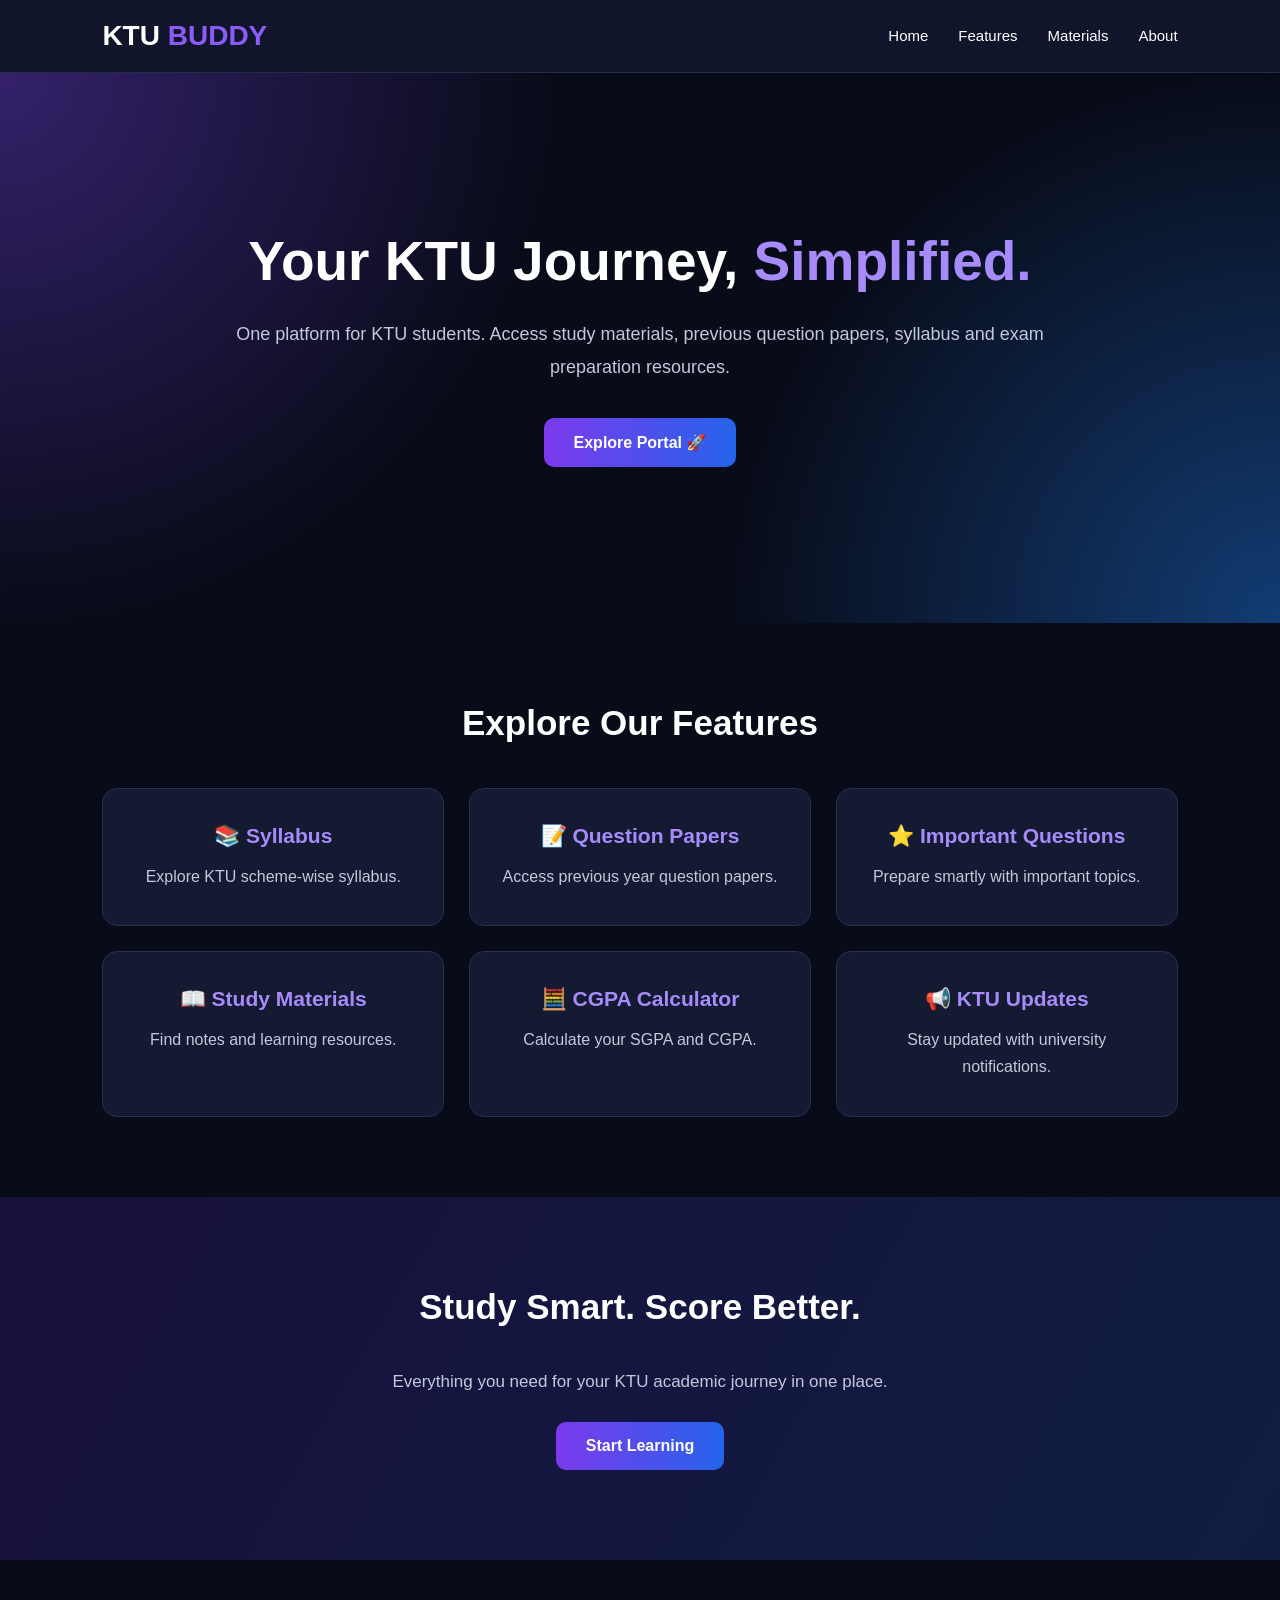
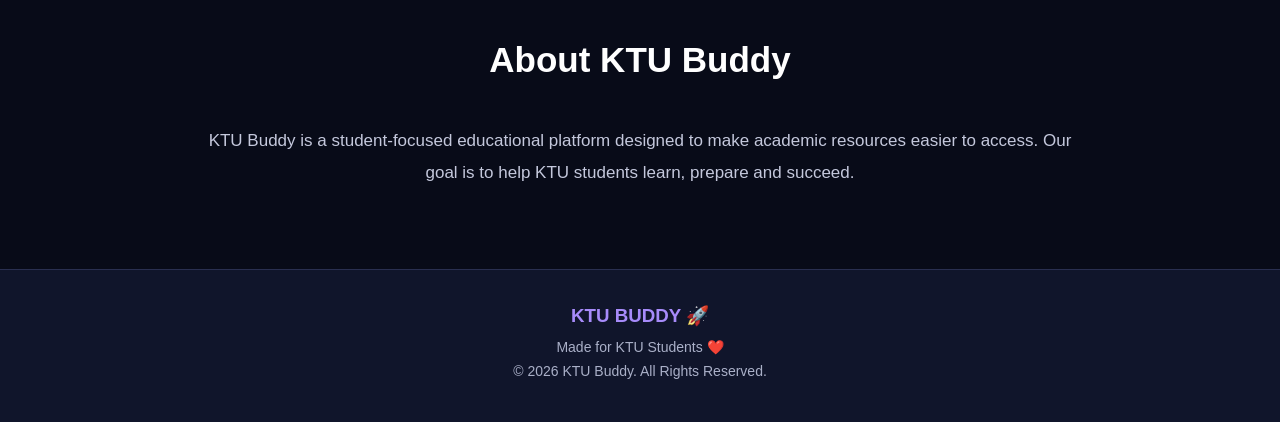
<file: index.html>
<!DOCTYPE html>
<html lang="en">
<head>
    <meta charset="UTF-8">
    <meta name="viewport" content="width=device-width, initial-scale=1.0">

    <title>KTU Buddy | Student Portal</title>

    <link rel="stylesheet" href="style.css">
</head>

<body>

    <!-- NAVBAR -->
    <header>
        <nav class="navbar">
            <h2 class="logo">KTU <span>BUDDY</span></h2>

            <ul>
                <li><a href="#home">Home</a></li>
                <li><a href="#features">Features</a></li>
                <li><a href="#materials">Materials</a></li>
                <li><a href="#about">About</a></li>
            </ul>
        </nav>
    </header>

    <!-- HERO SECTION -->
    <section class="hero" id="home">

        <div class="hero-content">

            <h1>Your KTU Journey, <span>Simplified.</span></h1>

            <p>
                One platform for KTU students.
                Access study materials, previous question papers,
                syllabus and exam preparation resources.
            </p>

            <a href="#features" class="btn">Explore Portal 🚀</a>

        </div>

    </section>

    <!-- FEATURES -->
    <section class="features" id="features">

        <h2>Explore Our Features</h2>

        <div class="feature-container">

            <div class="card">
                <h3>📚 Syllabus</h3>
                <p>Explore KTU scheme-wise syllabus.</p>
            </div>

            <div class="card">
                <h3>📝 Question Papers</h3>
                <p>Access previous year question papers.</p>
            </div>

            <div class="card">
                <h3>⭐ Important Questions</h3>
                <p>Prepare smartly with important topics.</p>
            </div>

            <div class="card">
                <h3>📖 Study Materials</h3>
                <p>Find notes and learning resources.</p>
            </div>

            <div class="card">
                <h3>🧮 CGPA Calculator</h3>
                <p>Calculate your SGPA and CGPA.</p>
            </div>

            <div class="card">
                <h3>📢 KTU Updates</h3>
                <p>Stay updated with university notifications.</p>
            </div>

        </div>

    </section>

    <!-- MATERIALS -->
    <section class="materials" id="materials">

        <h2>Study Smart. Score Better.</h2>

        <p>
            Everything you need for your KTU academic journey
            in one place.
        </p>

        <a href="#features" class="btn">Start Learning</a>

    </section>

    <!-- ABOUT -->
    <section class="about" id="about">

        <h2>About KTU Buddy</h2>

        <p>
            KTU Buddy is a student-focused educational platform
            designed to make academic resources easier to access.
            Our goal is to help KTU students learn, prepare and succeed.
        </p>

    </section>

    <!-- FOOTER -->
    <footer>
        <h3>KTU BUDDY 🚀</h3>
        <p>Made for KTU Students ❤️</p>
        <p>© 2026 KTU Buddy. All Rights Reserved.</p>
    </footer>

    <script src="script.js"></script>

</body>
</html>
</file>
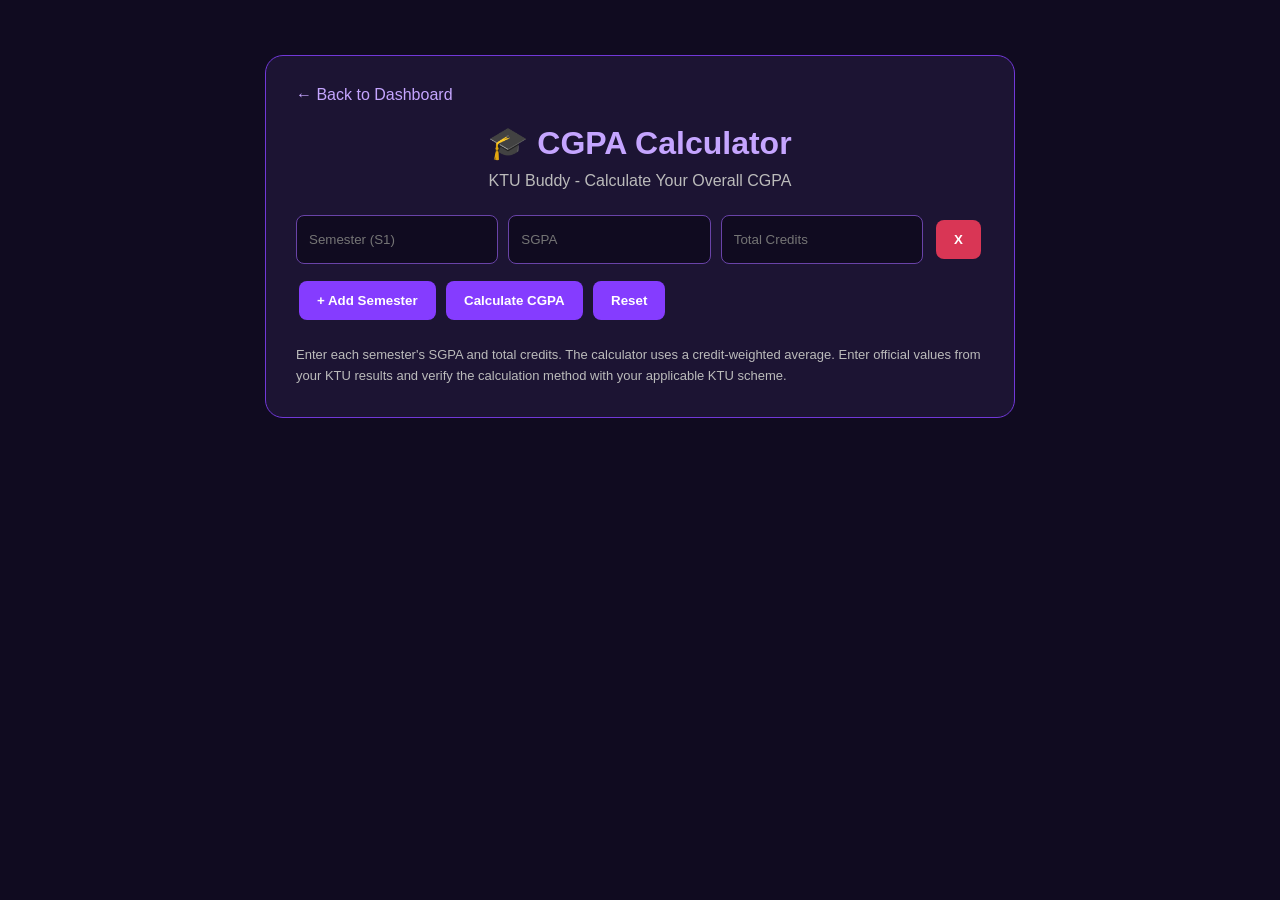
<file: cgpa.html>
<!DOCTYPE html>
<html lang="en">
<head>
<meta charset="UTF-8">
<meta name="viewport" content="width=device-width, initial-scale=1.0">
<title>KTU Buddy | CGPA Calculator</title>

<style>
* {
    margin: 0;
    padding: 0;
    box-sizing: border-box;
}

body {
    font-family: Arial, sans-serif;
    background: #100b20;
    color: white;
    padding: 25px;
}

.container {
    max-width: 750px;
    margin: 30px auto;
    background: #1c1433;
    padding: 30px;
    border-radius: 18px;
    border: 1px solid #7138d8;
}

h1 {
    text-align: center;
    color: #c5a5ff;
    margin-bottom: 10px;
}

.subtitle {
    text-align: center;
    color: #bbb;
    margin-bottom: 25px;
}

.semester {
    display: grid;
    grid-template-columns: 1fr 1fr 1fr auto;
    gap: 10px;
    margin-bottom: 12px;
}

input {
    width: 100%;
    padding: 12px;
    border-radius: 8px;
    border: 1px solid #6943a8;
    background: #100b20;
    color: white;
}

button {
    padding: 12px 18px;
    border: none;
    border-radius: 8px;
    background: #853cff;
    color: white;
    cursor: pointer;
    font-weight: bold;
    margin: 5px 3px;
}

button:hover {
    background: #a46aff;
}

.remove {
    background: #d93655;
}

.result {
    display: none;
    text-align: center;
    margin-top: 25px;
    padding: 25px;
    background: #302052;
    border-radius: 12px;
}

.result h2 {
    color: #c5a5ff;
    font-size: 32px;
    margin-top: 10px;
}

.note {
    color: #bbb;
    font-size: 13px;
    margin-top: 20px;
    line-height: 1.6;
}

.back {
    display: inline-block;
    color: #c5a5ff;
    text-decoration: none;
    margin-bottom: 20px;
}

@media(max-width:600px) {
    .semester {
        grid-template-columns: 1fr 1fr;
    }
}
</style>
</head>

<body>

<div class="container">

<a href="dashboard.html" class="back">← Back to Dashboard</a>

<h1>🎓 CGPA Calculator</h1>
<p class="subtitle">KTU Buddy - Calculate Your Overall CGPA</p>

<div id="semesters">

<div class="semester">
<input type="text" placeholder="Semester (S1)">
<input type="number" class="sgpa" placeholder="SGPA" min="0" max="10" step="0.01">
<input type="number" class="credit" placeholder="Total Credits" min="0.5" step="0.5">
<button class="remove" onclick="removeSemester(this)">X</button>
</div>

</div>

<button onclick="addSemester()">+ Add Semester</button>
<button onclick="calculateCGPA()">Calculate CGPA</button>
<button onclick="resetCalculator()">Reset</button>

<div class="result" id="result">
<p>Your Overall CGPA</p>
<h2 id="cgpaValue">0.00</h2>
<p id="details"></p>
</div>

<p class="note">
Enter each semester's SGPA and total credits. The calculator
uses a credit-weighted average. Enter official values from
your KTU results and verify the calculation method with
your applicable KTU scheme.
</p>

</div>

<script>

function addSemester() {

    const semesters = document.getElementById("semesters");

    const div = document.createElement("div");
    div.className = "semester";

    div.innerHTML = `
        <input type="text" placeholder="Semester">
        <input type="number" class="sgpa" placeholder="SGPA"
               min="0" max="10" step="0.01">
        <input type="number" class="credit" placeholder="Total Credits"
               min="0.5" step="0.5">
        <button class="remove" onclick="removeSemester(this)">X</button>
    `;

    semesters.appendChild(div);
}

function removeSemester(button) {

    const rows = document.querySelectorAll(".semester");

    if (rows.length > 1) {
        button.parentElement.remove();
    } else {
        alert("At least one semester is required!");
    }
}

function calculateCGPA() {

    const sgpas = document.querySelectorAll(".sgpa");
    const credits = document.querySelectorAll(".credit");

    let totalCredits = 0;
    let totalPoints = 0;

    for (let i = 0; i < sgpas.length; i++) {

        const sgpa = parseFloat(sgpas[i].value);
        const credit = parseFloat(credits[i].value);

        if (
            !Number.isFinite(sgpa) ||
            !Number.isFinite(credit) ||
            sgpa < 0 || sgpa > 10 ||
            credit <= 0
        ) {
            alert("Please enter valid SGPA (0–10) and credits for every semester.");
            return;
        }

        totalPoints += sgpa * credit;
        totalCredits += credit;
    }

    const cgpa = totalPoints / totalCredits;

    document.getElementById("cgpaValue").innerText =
        cgpa.toFixed(2);

    document.getElementById("details").innerText =
        "Total Credits: " + totalCredits.toFixed(1);

    document.getElementById("result").style.display = "block";
}

function resetCalculator() {

    document.getElementById("semesters").innerHTML = "";

    addSemester();

    document.getElementById("result").style.display = "none";
}

</script>

</body>
</html>
</file>
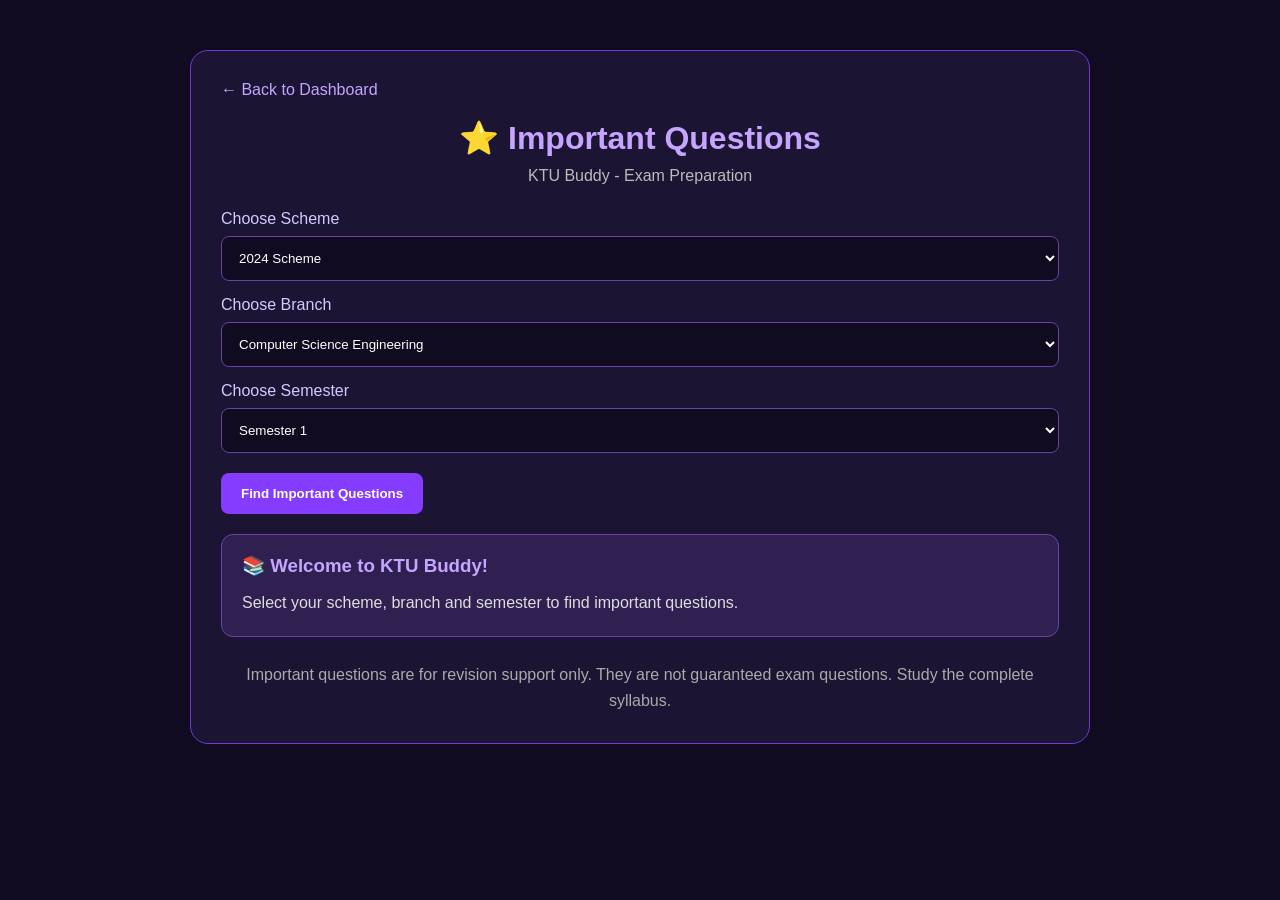
<file: important.html>
<!DOCTYPE html>
<html lang="en">
<head>
<meta charset="UTF-8">
<meta name="viewport" content="width=device-width, initial-scale=1.0">
<title>KTU Buddy | Important Questions</title>

<style>
* {
    margin: 0;
    padding: 0;
    box-sizing: border-box;
}

body {
    font-family: Arial, sans-serif;
    background: #100b20;
    color: white;
    padding: 20px;
}

.container {
    max-width: 900px;
    margin: 30px auto;
    padding: 30px;
    background: #1c1433;
    border: 1px solid #7138d8;
    border-radius: 18px;
}

h1 {
    color: #c5a5ff;
    text-align: center;
    margin-bottom: 10px;
}

.subtitle {
    text-align: center;
    color: #bbb;
    margin-bottom: 25px;
}

.back {
    display: inline-block;
    color: #c5a5ff;
    text-decoration: none;
    margin-bottom: 20px;
}

label {
    display: block;
    margin: 15px 0 8px;
    color: #d8c7ff;
}

select {
    width: 100%;
    padding: 13px;
    border-radius: 8px;
    background: #100b20;
    color: white;
    border: 1px solid #6943a8;
}

button {
    padding: 13px 20px;
    border: none;
    border-radius: 8px;
    background: #853cff;
    color: white;
    cursor: pointer;
    margin-top: 20px;
    font-weight: bold;
}

button:hover {
    background: #a46aff;
}

.card {
    background: #302052;
    padding: 20px;
    border-radius: 12px;
    border: 1px solid #6943a8;
    margin-top: 20px;
}

.card h3 {
    color: #c5a5ff;
    margin-bottom: 12px;
}

.card p {
    color: #ddd;
    line-height: 1.7;
}

.note {
    text-align: center;
    color: #aaa;
    margin-top: 25px;
    line-height: 1.6;
}
</style>
</head>

<body>

<div class="container">

<a href="dashboard.html" class="back">← Back to Dashboard</a>

<h1>⭐ Important Questions</h1>

<p class="subtitle">
KTU Buddy - Exam Preparation
</p>

<label>Choose Scheme</label>
<select id="scheme">
<option value="2024">2024 Scheme</option>
<option value="2019">2019 Scheme</option>
</select>

<label>Choose Branch</label>
<select id="branch">
<option value="CSE">Computer Science Engineering</option>
<option value="AIML">Artificial Intelligence & Machine Learning</option>
<option value="CSBS">Computer Science and Business Systems</option>
<option value="ECE">Electronics and Communication</option>
<option value="EEE">Electrical and Electronics</option>
<option value="ME">Mechanical Engineering</option>
<option value="CE">Civil Engineering</option>
<option value="IT">Information Technology</option>
<option value="Other">Other</option>
</select>

<label>Choose Semester</label>
<select id="semester">
<option value="S1">Semester 1</option>
<option value="S2">Semester 2</option>
<option value="S3">Semester 3</option>
<option value="S4">Semester 4</option>
<option value="S5">Semester 5</option>
<option value="S6">Semester 6</option>
<option value="S7">Semester 7</option>
<option value="S8">Semester 8</option>
</select>

<button onclick="showQuestions()">Find Important Questions</button>

<div id="results">

<div class="card">
<h3>📚 Welcome to KTU Buddy!</h3>
<p>Select your scheme, branch and semester to find important questions.</p>
</div>

</div>

<p class="note">
Important questions are for revision support only.
They are not guaranteed exam questions. Study the complete syllabus.
</p>

</div>

<script>

function showQuestions() {

    const scheme = document.getElementById("scheme").value;
    const branch = document.getElementById("branch").value;
    const semester = document.getElementById("semester").value;

    document.getElementById("results").innerHTML = `

    <div class="card">

        <h3>📌 Your Selection</h3>

        <p><b>Scheme:</b> ${scheme}</p>
        <p><b>Branch:</b> ${branch}</p>
        <p><b>Semester:</b> ${semester}</p>

    </div>

    <div class="card">

        <h3>⭐ Important Questions</h3>

        <p>No verified question list uploaded yet.</p>

        <p style="color:#ffcc80;margin-top:10px;">
        Subject-wise questions will be added soon.
        </p>

    </div>

    <div class="card">

        <h3>📖 Study Preparation Tips</h3>

        <p>1. Study all modules.</p>
        <p>2. Practise previous question papers.</p>
        <p>3. Learn important definitions and theorems.</p>
        <p>4. Practise numerical problems.</p>
        <p>5. Revise before the examination.</p>

    </div>

    <div class="card">

        <h3>🌐 Official KTU Website</h3>

        <p>Check official syllabus and university updates.</p>

        <a href="https://ktu.edu.in/" target="_blank"
        style="display:inline-block;background:#853cff;color:white;
        padding:10px 15px;border-radius:7px;text-decoration:none;
        margin-top:12px;">
        Visit KTU
        </a>

    </div>

    `;

}

</script>

</body>
</html>
</file>
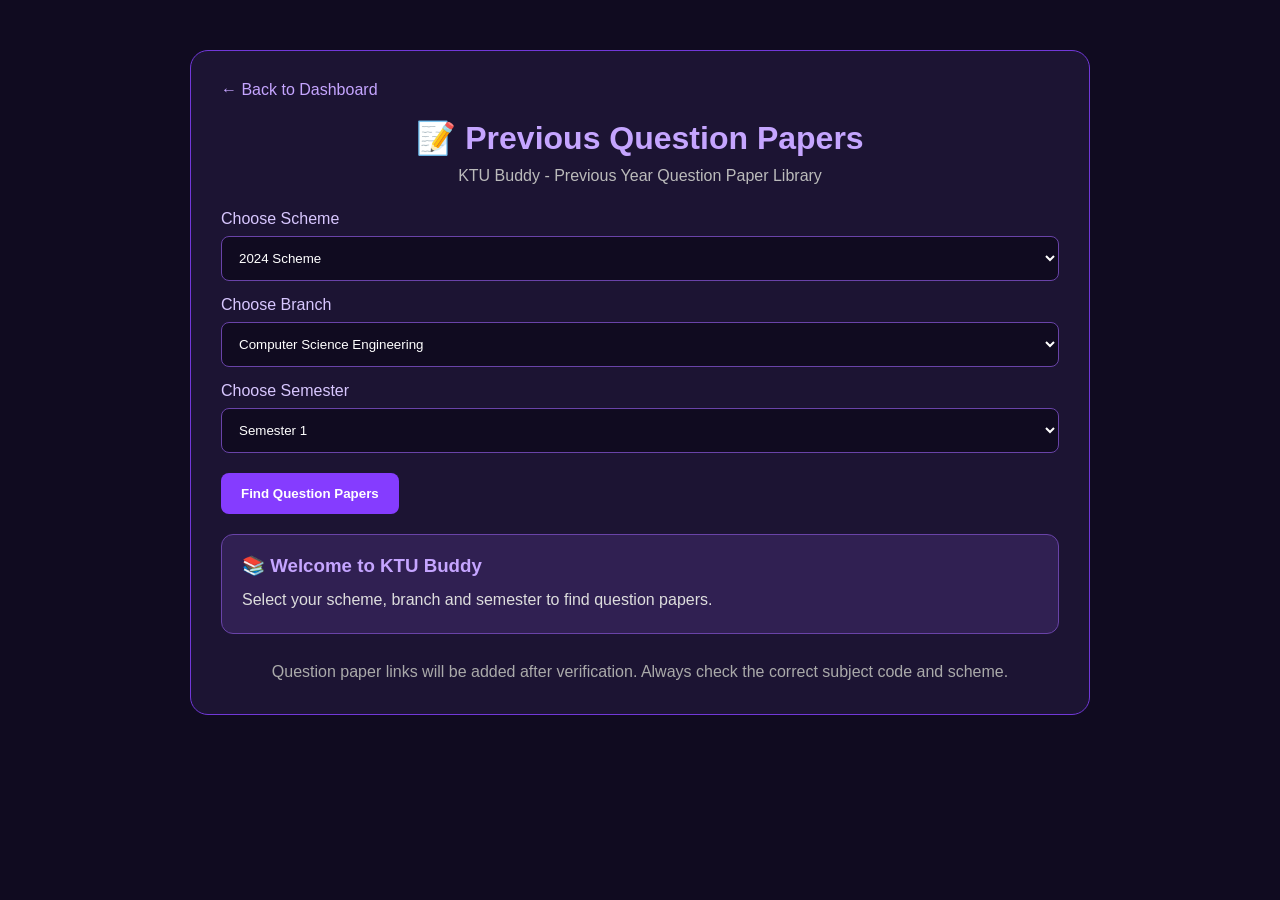
<file: papers.html>
<!DOCTYPE html>
<html lang="en">
<head>
<meta charset="UTF-8">
<meta name="viewport" content="width=device-width, initial-scale=1.0">
<title>KTU Buddy | Previous Question Papers</title>

<style>
* {
    margin: 0;
    padding: 0;
    box-sizing: border-box;
}

body {
    font-family: Arial, sans-serif;
    background: #100b20;
    color: white;
    padding: 20px;
}

.container {
    max-width: 900px;
    margin: 30px auto;
    padding: 30px;
    background: #1c1433;
    border: 1px solid #7138d8;
    border-radius: 18px;
}

h1 {
    color: #c5a5ff;
    text-align: center;
    margin-bottom: 10px;
}

.subtitle {
    text-align: center;
    color: #bbb;
    margin-bottom: 25px;
}

.back {
    display: inline-block;
    color: #c5a5ff;
    text-decoration: none;
    margin-bottom: 20px;
}

label {
    display: block;
    margin: 15px 0 8px;
    color: #d8c7ff;
}

select {
    width: 100%;
    padding: 13px;
    border-radius: 8px;
    background: #100b20;
    color: white;
    border: 1px solid #6943a8;
}

button {
    padding: 13px 20px;
    border: none;
    border-radius: 8px;
    background: #853cff;
    color: white;
    cursor: pointer;
    margin-top: 20px;
    font-weight: bold;
}

button:hover {
    background: #a46aff;
}

.paper-card {
    background: #302052;
    padding: 20px;
    border-radius: 12px;
    border: 1px solid #6943a8;
    margin-top: 20px;
}

.paper-card h3 {
    color: #c5a5ff;
    margin-bottom: 10px;
}

.paper-card p {
    color: #ddd;
    line-height: 1.6;
}

.paper-card a {
    display: inline-block;
    background: #853cff;
    color: white;
    text-decoration: none;
    padding: 10px 16px;
    border-radius: 7px;
    margin-top: 12px;
}

.paper-card a:hover {
    background: #a46aff;
}

.info {
    text-align: center;
    color: #aaa;
    margin-top: 25px;
    line-height: 1.6;
}

</style>
</head>

<body>

<div class="container">

<a href="dashboard.html" class="back">← Back to Dashboard</a>

<h1>📝 Previous Question Papers</h1>

<p class="subtitle">
KTU Buddy - Previous Year Question Paper Library
</p>

<label>Choose Scheme</label>
<select id="scheme">
<option value="2024">2024 Scheme</option>
<option value="2019">2019 Scheme</option>
</select>

<label>Choose Branch</label>
<select id="branch">
<option value="CSE">Computer Science Engineering</option>
<option value="AIML">Artificial Intelligence & Machine Learning</option>
<option value="CSBS">Computer Science and Business Systems</option>
<option value="ECE">Electronics and Communication</option>
<option value="EEE">Electrical and Electronics</option>
<option value="ME">Mechanical Engineering</option>
<option value="CE">Civil Engineering</option>
<option value="IT">Information Technology</option>
<option value="Other">Other</option>
</select>

<label>Choose Semester</label>
<select id="semester">
<option value="S1">Semester 1</option>
<option value="S2">Semester 2</option>
<option value="S3">Semester 3</option>
<option value="S4">Semester 4</option>
<option value="S5">Semester 5</option>
<option value="S6">Semester 6</option>
<option value="S7">Semester 7</option>
<option value="S8">Semester 8</option>
</select>

<button onclick="searchPapers()">Find Question Papers</button>

<div id="results">

<div class="paper-card">
<h3>📚 Welcome to KTU Buddy</h3>
<p>Select your scheme, branch and semester to find question papers.</p>
</div>

</div>

<p class="info">
Question paper links will be added after verification.
Always check the correct subject code and scheme.
</p>

</div>

<script>

function searchPapers() {

    const scheme = document.getElementById("scheme").value;
    const branch = document.getElementById("branch").value;
    const semester = document.getElementById("semester").value;

    document.getElementById("results").innerHTML = `

        <div class="paper-card">

            <h3>📄 Selected Question Paper Details</h3>

            <p><b>Scheme:</b> ${scheme}</p>
            <p><b>Branch:</b> ${branch}</p>
            <p><b>Semester:</b> ${semester}</p>

        </div>

        <div class="paper-card">

            <h3>📝 Previous Year Question Papers</h3>

            <p>Question papers for your selection will be uploaded here.</p>

            <p style="color:#ffcc80;margin-top:10px;">
            No verified PDF uploaded yet.
            </p>

        </div>

        <div class="paper-card">

            <h3>🌐 Official KTU Website</h3>

            <p>Visit KTU official website for university updates and resources.</p>

            <a href="https://ktu.edu.in/" target="_blank">
            Visit KTU
            </a>

        </div>

    `;
}

</script>

</body>
</html>
</file>
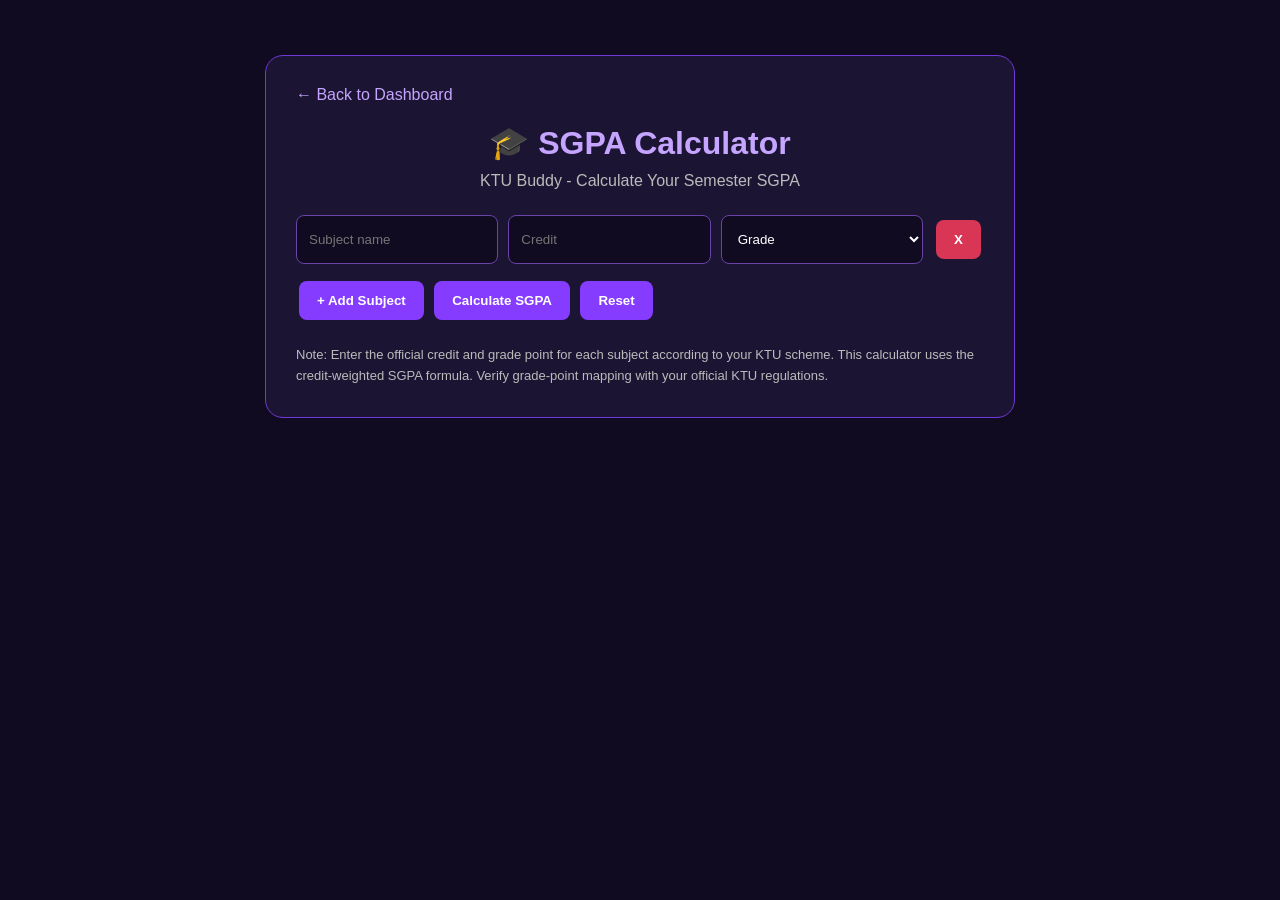
<file: sgpa.html>
<!DOCTYPE html>
<html lang="en">
<head>
<meta charset="UTF-8">
<meta name="viewport" content="width=device-width, initial-scale=1.0">
<title>KTU Buddy | SGPA Calculator</title>

<style>
* {
    margin: 0;
    padding: 0;
    box-sizing: border-box;
}

body {
    font-family: Arial, sans-serif;
    background: #100b20;
    color: white;
    padding: 25px;
}

.container {
    max-width: 750px;
    margin: 30px auto;
    background: #1c1433;
    padding: 30px;
    border-radius: 18px;
    border: 1px solid #7138d8;
}

h1 {
    text-align: center;
    color: #c5a5ff;
    margin-bottom: 10px;
}

.subtitle {
    text-align: center;
    color: #bbb;
    margin-bottom: 25px;
}

.subject {
    display: grid;
    grid-template-columns: 1fr 1fr 1fr auto;
    gap: 10px;
    margin-bottom: 12px;
}

input, select {
    width: 100%;
    padding: 12px;
    border-radius: 8px;
    border: 1px solid #6943a8;
    background: #100b20;
    color: white;
}

button {
    padding: 12px 18px;
    border: none;
    border-radius: 8px;
    background: #853cff;
    color: white;
    cursor: pointer;
    font-weight: bold;
    margin: 5px 3px;
}

button:hover {
    background: #a46aff;
}

.remove {
    background: #d93655;
}

.result {
    text-align: center;
    margin-top: 25px;
    padding: 25px;
    background: #302052;
    border-radius: 12px;
    display: none;
}

.result h2 {
    color: #c5a5ff;
    font-size: 32px;
    margin-top: 10px;
}

.note {
    color: #bbb;
    font-size: 13px;
    margin-top: 20px;
    line-height: 1.6;
}

.back {
    display: inline-block;
    color: #c5a5ff;
    text-decoration: none;
    margin-bottom: 20px;
}

@media(max-width:600px) {
    .subject {
        grid-template-columns: 1fr 1fr;
    }
}
</style>
</head>

<body>

<div class="container">

<a href="dashboard.html" class="back">← Back to Dashboard</a>

<h1>🎓 SGPA Calculator</h1>
<p class="subtitle">KTU Buddy - Calculate Your Semester SGPA</p>

<div id="subjects">

<div class="subject">
<input type="text" placeholder="Subject name">
<input type="number" class="credit" placeholder="Credit" min="0.5" step="0.5">
<select class="grade">
<option value="">Grade</option>
<option value="10">S - 10</option>
<option value="9">A+ - 9</option>
<option value="8.5">A - 8.5</option>
<option value="8">B+ - 8</option>
<option value="7">B - 7</option>
<option value="6">C - 6</option>
<option value="5">P - 5</option>
<option value="0">F - 0</option>
</select>
<button class="remove" onclick="removeSubject(this)">X</button>
</div>

</div>

<button onclick="addSubject()">+ Add Subject</button>
<button onclick="calculateSGPA()">Calculate SGPA</button>
<button onclick="resetCalculator()">Reset</button>

<div class="result" id="result">
<p>Your Semester SGPA</p>
<h2 id="sgpaValue">0.00</h2>
<p id="details"></p>
</div>

<p class="note">
Note: Enter the official credit and grade point for each subject
according to your KTU scheme. This calculator uses the
credit-weighted SGPA formula. Verify grade-point mapping with
your official KTU regulations.
</p>

</div>

<script>

function addSubject() {
    const subjects = document.getElementById("subjects");

    const div = document.createElement("div");
    div.className = "subject";

    div.innerHTML = `
        <input type="text" placeholder="Subject name">
        <input type="number" class="credit" placeholder="Credit" min="0.5" step="0.5">
        <select class="grade">
            <option value="">Grade</option>
            <option value="10">S - 10</option>
            <option value="9">A+ - 9</option>
            <option value="8.5">A - 8.5</option>
            <option value="8">B+ - 8</option>
            <option value="7">B - 7</option>
            <option value="6">C - 6</option>
            <option value="5">P - 5</option>
            <option value="0">F - 0</option>
        </select>
        <button class="remove" onclick="removeSubject(this)">X</button>
    `;

    subjects.appendChild(div);
}

function removeSubject(button) {
    const rows = document.querySelectorAll(".subject");

    if (rows.length > 1) {
        button.parentElement.remove();
    } else {
        alert("At least one subject is required!");
    }
}

function calculateSGPA() {

    const credits = document.querySelectorAll(".credit");
    const grades = document.querySelectorAll(".grade");

    let totalCredits = 0;
    let totalPoints = 0;

    for (let i = 0; i < credits.length; i++) {

        const credit = parseFloat(credits[i].value);
        const grade = grades[i].value;

        if (!Number.isFinite(credit) || credit <= 0 || grade === "") {
            alert("Please enter valid credits and select grades for every subject.");
            return;
        }

        totalCredits += credit;
        totalPoints += credit * parseFloat(grade);
    }

    if (totalCredits === 0) {
        alert("Please add subjects!");
        return;
    }

    const sgpa = totalPoints / totalCredits;

    document.getElementById("sgpaValue").innerText = sgpa.toFixed(2);

    document.getElementById("details").innerText =
        "Total Credits: " + totalCredits.toFixed(1);

    document.getElementById("result").style.display = "block";
}

function resetCalculator() {

    document.getElementById("subjects").innerHTML = "";

    addSubject();

    document.getElementById("result").style.display = "none";
}

</script>

</body>
</html>
</file>
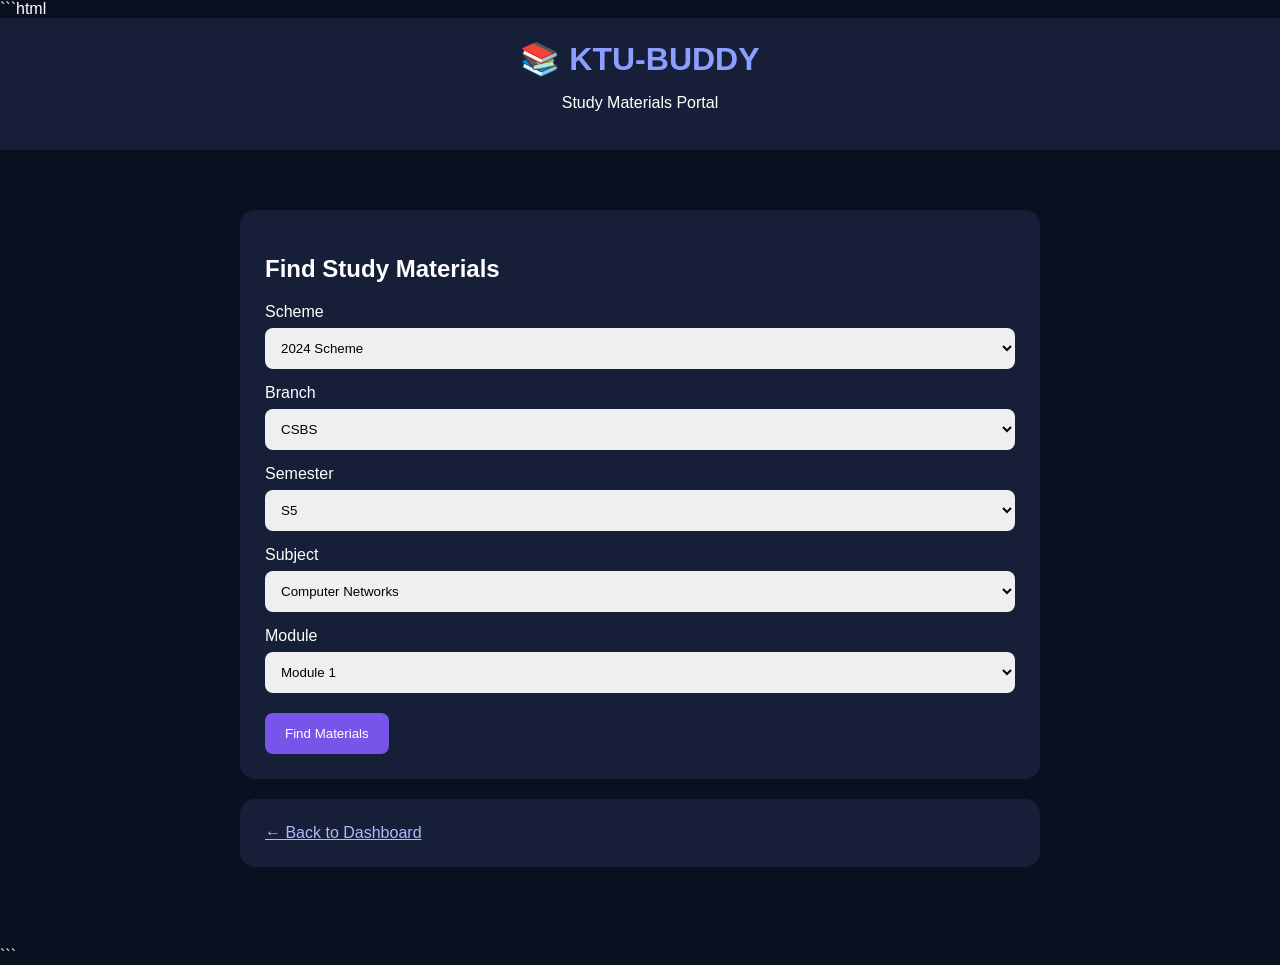
<file: study.html>
```html
<!DOCTYPE html>
<html lang="en">
<head>
<meta charset="UTF-8">
<meta name="viewport" content="width=device-width, initial-scale=1.0">
<title>Study Materials | KTU-BUDDY</title>

<style>
*{box-sizing:border-box}
body{margin:0;font-family:Arial,sans-serif;background:#0b1020;color:white}
header{background:#171f38;padding:22px;text-align:center}
header h1{color:#8c9eff;margin:0}
.container{max-width:850px;margin:35px auto;padding:25px}
.card{background:#171f38;padding:25px;border-radius:15px;margin-bottom:20px}
label{display:block;margin-top:15px}
select{width:100%;padding:12px;margin-top:7px;border-radius:8px;border:none}
button{margin-top:20px;padding:13px 20px;background:#7655e8;color:white;border:0;border-radius:8px;cursor:pointer}
.pdf{background:#202b4a;padding:18px;border-radius:10px;margin-top:15px}
.pdf a{display:inline-block;margin:8px;color:#aebaff}
a{color:#aebaff}
.hidden{display:none}
</style>
</head>

<body>

<header>
<h1>📚 KTU-BUDDY</h1>
<p>Study Materials Portal</p>
</header>

<div class="container">

<div class="card">
<h2>Find Study Materials</h2>

<label>Scheme</label>
<select id="scheme">
<option value="2024 Scheme">2024 Scheme</option>
<option value="2019 Scheme">2019 Scheme</option>
</select>

<label>Branch</label>
<select id="branch">
<option value="CSBS">CSBS</option>
<option value="CSE">CSE</option>
<option value="AIML">AIML</option>
<option value="ECE">ECE</option>
<option value="EEE">EEE</option>
<option value="ME">ME</option>
<option value="CE">CE</option>
<option value="IT">IT</option>
</select>

<label>Semester</label>
<select id="semester">
<option>S1</option><option>S2</option>
<option>S3</option><option>S4</option>
<option selected>S5</option><option>S6</option>
<option>S7</option><option>S8</option>
</select>

<label>Subject</label>
<select id="subject">
<option>Computer Networks</option>
<option>Artificial Intelligence</option>
<option>Design and Analysis of Algorithms</option>
<option>Computational Statistics</option>
<option>Operations Research</option>
</select>

<label>Module</label>
<select id="module">
<option value="1">Module 1</option>
<option value="2">Module 2</option>
<option value="3">Module 3</option>
<option value="4">Module 4</option>
</select>

<button onclick="findMaterials()">Find Materials</button>
</div>

<div class="card hidden" id="results">
<h2>Available PDF Notes</h2>
<div id="pdfList"></div>
</div>

<div class="card">
<a href="dashboard.html">← Back to Dashboard</a>
</div>

</div>

<script>
function findMaterials(){

const subject = document.getElementById("subject").value;
const module = document.getElementById("module").value;
const scheme = document.getElementById("scheme").value;
const branch = document.getElementById("branch").value;
const semester = document.getElementById("semester").value;

const results = document.getElementById("results");
const pdfList = document.getElementById("pdfList");

let html = "";

if(
subject === "Computer Networks" &&
scheme === "2024 Scheme" &&
branch === "CSBS" &&
semester === "S5"
){

if(module === "1"){

html = `
<div class="pdf">
<h3>Computer Networks - Module 1</h3>
<p>KTU CSBS S5 - 2024 Scheme</p>
<a href="https://alameenkafsal.github.io/KTU-BUDDY/Computer_Networks_Module_1_KTU_CSBS_S5.pdf" target="_blank">📖 Open PDF</a>
<a href="https://alameenkafsal.github.io/KTU-BUDDY/Computer_Networks_Module_1_KTU_CSBS_S5.pdf" download>⬇ Download PDF</a>
</div>`;

}else{

html = `
<div class="pdf">
<h3>Computer Networks - Modules 2, 3 & 4</h3>
<p>KTU CSBS S5 - 2024 Scheme</p>
<a href="https://alameenkafsal.github.io/KTU-BUDDY/Computer_Networks_Modules_2_to_4_KTU_CSBS_S5.pdf" target="_blank">📖 Open PDF</a>
<a href="https://alameenkafsal.github.io/KTU-BUDDY/Computer_Networks_Modules_2_to_4_KTU_CSBS_S5.pdf" download>⬇ Download PDF</a>
</div>`;

}

}else{

html = `
<p>📌 No verified PDF notes available for this selection yet.</p>
`;

}

pdfList.innerHTML = html;
results.classList.remove("hidden");

}
</script>

</body>
</html>
```
</file>
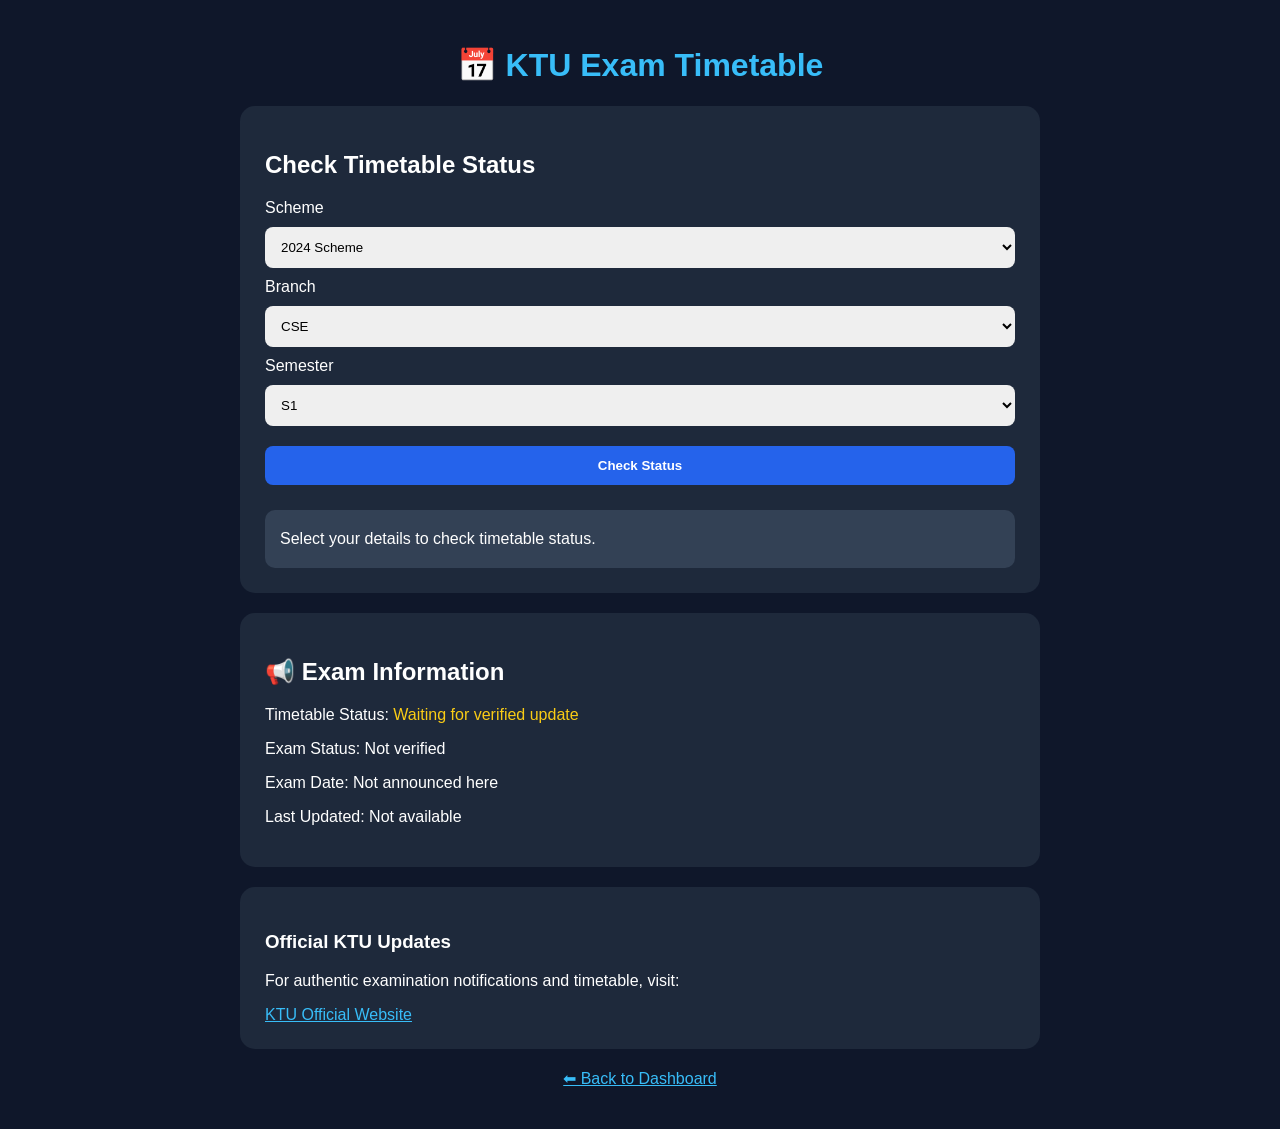
<file: timetable.html>
<!DOCTYPE html>
<html lang="en">
<head>
<meta charset="UTF-8">
<meta name="viewport" content="width=device-width, initial-scale=1.0">
<title>KTU Buddy - Exam Timetable</title>

<style>
*{box-sizing:border-box}
body{
    margin:0;
    font-family:Arial,sans-serif;
    background:#0f172a;
    color:white;
    padding:25px;
}
.container{
    max-width:800px;
    margin:auto;
}
h1{text-align:center;color:#38bdf8}
.card{
    background:#1e293b;
    padding:25px;
    margin:20px 0;
    border-radius:15px;
}
select,input,button{
    width:100%;
    padding:12px;
    margin:10px 0;
    border-radius:8px;
    border:none;
}
button{
    background:#2563eb;
    color:white;
    font-weight:bold;
    cursor:pointer;
}
.status{
    padding:15px;
    border-radius:10px;
    background:#334155;
    margin-top:15px;
    line-height:1.8;
}
.published{color:#4ade80}
.pending{color:#facc15}
a{color:#38bdf8}
</style>
</head>

<body>
<div class="container">

<h1>📅 KTU Exam Timetable</h1>

<div class="card">
<h2>Check Timetable Status</h2>

<label>Scheme</label>
<select id="scheme">
<option>2024 Scheme</option>
<option>2019 Scheme</option>
</select>

<label>Branch</label>
<select id="branch">
<option>CSE</option>
<option>AIML</option>
<option>CSBS</option>
<option>ECE</option>
<option>EEE</option>
<option>ME</option>
<option>CE</option>
<option>IT</option>
</select>

<label>Semester</label>
<select id="semester">
<option>S1</option><option>S2</option>
<option>S3</option><option>S4</option>
<option>S5</option><option>S6</option>
<option>S7</option><option>S8</option>
</select>

<button onclick="checkStatus()">Check Status</button>

<div id="result" class="status">
Select your details to check timetable status.
</div>
</div>

<div class="card">
<h2>📢 Exam Information</h2>
<p>Timetable Status: <span class="pending">Waiting for verified update</span></p>
<p>Exam Status: Not verified</p>
<p>Exam Date: Not announced here</p>
<p>Last Updated: Not available</p>
</div>

<div class="card">
<h3>Official KTU Updates</h3>
<p>For authentic examination notifications and timetable, visit:</p>
<a href="https://ktu.edu.in/" target="_blank">KTU Official Website</a>
</div>

<p style="text-align:center">
<a href="dashboard.html">⬅ Back to Dashboard</a>
</p>

</div>

<script>
function checkStatus(){
    const scheme=document.getElementById("scheme").value;
    const branch=document.getElementById("branch").value;
    const semester=document.getElementById("semester").value;

    document.getElementById("result").innerHTML=`
    <h3>Selected Details</h3>
    Scheme: ${scheme}<br>
    Branch: ${branch}<br>
    Semester: ${semester}<br><br>
    <span class="pending">⚠ Timetable not yet verified/uploaded.</span>
    <p>Check the official KTU website for the latest timetable.</p>
    `;
}
</script>

</body>
</html>
</file>
<file: style.css>
/* GENERAL */
* {
    margin: 0;
    padding: 0;
    box-sizing: border-box;
    scroll-behavior: smooth;
}

body {
    font-family: 'Segoe UI', Arial, sans-serif;
    background: #080b18;
    color: white;
}

/* NAVBAR */
header {
    background: #10152b;
    padding: 20px 8%;
    position: sticky;
    top: 0;
    z-index: 1000;
    border-bottom: 1px solid #252c4a;
}

.navbar {
    display: flex;
    justify-content: space-between;
    align-items: center;
}

.logo {
    font-size: 28px;
    color: white;
}

.logo span {
    color: #8b5cf6;
}

.navbar ul {
    display: flex;
    list-style: none;
    gap: 30px;
}

.navbar ul li a {
    color: white;
    text-decoration: none;
    font-size: 15px;
    transition: 0.3s;
}

.navbar ul li a:hover {
    color: #a78bfa;
}

/* HERO */
.hero {
    min-height: 550px;
    display: flex;
    align-items: center;
    justify-content: center;
    text-align: center;
    padding: 60px 20px;

    background:
        radial-gradient(circle at top left, #34216b, transparent 40%),
        radial-gradient(circle at bottom right, #123c73, transparent 40%),
        #080b18;
}

.hero-content {
    max-width: 850px;
}

.hero h1 {
    font-size: 55px;
    margin-bottom: 25px;
}

.hero h1 span {
    color: #a78bfa;
}

.hero p {
    color: #c4c8dc;
    font-size: 18px;
    line-height: 1.8;
    margin-bottom: 35px;
}

.btn {
    display: inline-block;
    padding: 15px 30px;
    background: linear-gradient(90deg, #7c3aed, #2563eb);
    color: white;
    text-decoration: none;
    border-radius: 10px;
    font-weight: bold;
    transition: 0.3s;
}

.btn:hover {
    transform: translateY(-4px);
    box-shadow: 0 8px 25px #5425b8;
}

/* FEATURES */
.features {
    padding: 80px 8%;
    text-align: center;
}

.features h2,
.materials h2,
.about h2 {
    font-size: 35px;
    margin-bottom: 45px;
}

.feature-container {
    display: grid;
    grid-template-columns: repeat(3, 1fr);
    gap: 25px;
}

.card {
    background: #141a31;
    padding: 35px 25px;
    border-radius: 15px;
    border: 1px solid #292f50;
    transition: 0.3s;
}

.card:hover {
    transform: translateY(-8px);
    border-color: #8b5cf6;
    box-shadow: 0 10px 30px #111a3a;
}

.card h3 {
    font-size: 21px;
    margin-bottom: 15px;
    color: #a78bfa;
}

.card p {
    color: #c4c8dc;
    line-height: 1.7;
}

/* MATERIALS */
.materials {
    text-align: center;
    padding: 90px 20px;
    background: linear-gradient(120deg, #17103c, #101d42);
}

.materials p {
    color: #c4c8dc;
    margin-bottom: 30px;
    font-size: 17px;
}

/* ABOUT */
.about {
    padding: 80px 15%;
    text-align: center;
}

.about p {
    color: #c4c8dc;
    font-size: 17px;
    line-height: 1.9;
}

/* FOOTER */
footer {
    background: #10152b;
    padding: 35px 20px;
    text-align: center;
    border-top: 1px solid #292f50;
}

footer h3 {
    color: #a78bfa;
    margin-bottom: 12px;
}

footer p {
    color: #aab0c8;
    margin: 8px;
    font-size: 14px;
}

/* MOBILE RESPONSIVE */
@media (max-width: 768px) {

    .navbar {
        flex-direction: column;
        gap: 20px;
    }

    .navbar ul {
        gap: 15px;
        flex-wrap: wrap;
        justify-content: center;
    }

    .hero h1 {
        font-size: 36px;
    }

    .feature-container {
        grid-template-columns: 1fr;
    }

    .features h2,
    .materials h2,
    .about h2 {
        font-size: 28px;
    }
}
</file>
